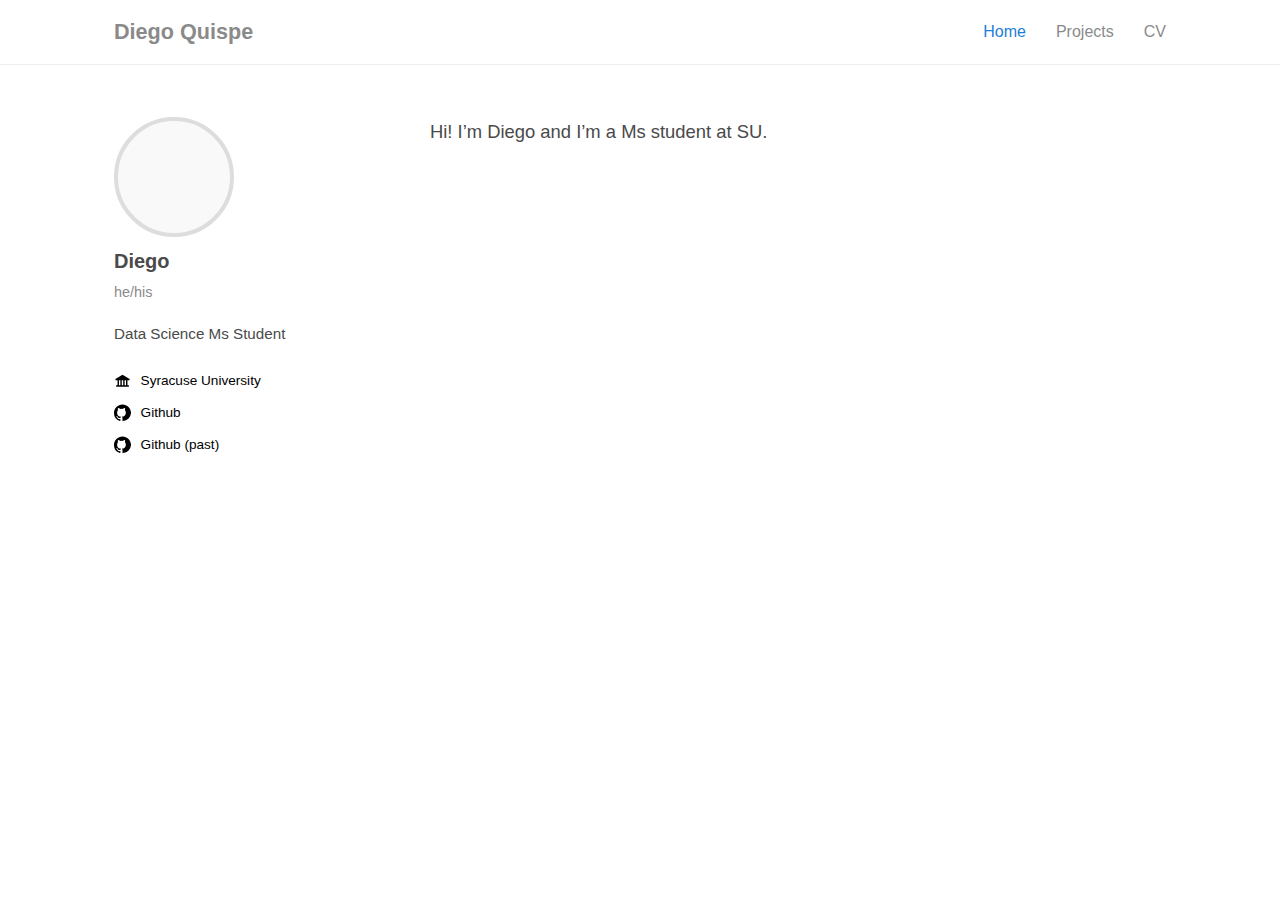
<file: index.html>
<!DOCTYPE html>
<html lang="en">
<head>
  <meta charset="UTF-8" />
  <title>Diego QV</title>
  <link rel="stylesheet" href="css/style.css" />
</head>
<body>

<header class="site-header">
  <div class="header-inner">
    <div class="site-name">Diego Quispe</div>
    <nav class="site-nav">
      <a href="index.html" class="active">Home</a>
      <a href="projects.html" >Projects</a>
      <a href="https://drive.google.com/file/d/1kt9FIdxPmhZlppVZZVN7oodP9tmrY-uF/view" target="_blank" rel="noopener noreferrer">CV</a>
    </nav>
  </div>
</header>

<main class="page">
  <!-- Left profile column (same everywhere) -->
  <aside class="profile">
<div class="profile-photo-placeholder" aria-label="Profile photo placeholder">
  <svg width="120" height="120" viewBox="0 0 120 120" xmlns="http://www.w3.org/2000/svg" role="img" aria-hidden="true">
    <circle cx="60" cy="60" r="58" stroke="#ddd" stroke-width="4" fill="#f9f9f9" />
    <text x="50%" y="55%" text-anchor="middle" fill="#aaa" font-size="48" font-family="Arial, sans-serif" dy=".3em"></text>
  </svg>
</div>
    <h2>Diego</h2>
    <p class="pronouns">he/his</p>
    <p class="role">
      Data Science Ms Student
    </p>

      



    <ul class="profile-links">
  <li>
  <svg class="icon-svg" viewBox="0 0 24 24" aria-hidden="true">
    <path d="M12 3L2 9v2h20V9L12 3zm-7 8v7H3v2h18v-2h-2v-7H5zm2 0h2v7H7v-7zm4 0h2v7h-2v-7zm4 0h2v7h-2v-7z"/>
  </svg>
Syracuse University
</li>


  

  <li>
    <!-- GitHub -->
    <svg class="icon-svg" viewBox="0 0 16 16" aria-hidden="true">
      <path d="M8 0C3.58 0 0 3.58 0 8a8 8 0 005.47 7.59c.4.07.55-.17.55-.38
      0-.19-.01-.82-.01-1.49-2.01.37-2.53-.49-2.69-.94-.09-.23-.48-.94-.82-1.13
      -.28-.15-.68-.52-.01-.53.63-.01 1.08.58 1.23.82.72 1.21 1.87.87
      2.33.66.07-.52.28-.87.51-1.07-1.78-.2-3.64-.89-3.64-3.95
      0-.87.31-1.59.82-2.15-.08-.2-.36-1.02.08-2.12 0 0 .67-.21
      2.2.82a7.7 7.7 0 012 0c1.53-1.04 2.2-.82 2.2-.82.44 1.1.16
      1.92.08 2.12.51.56.82 1.27.82 2.15 0 3.07-1.87 3.75
      -3.65 3.95.29.25.54.73.54 1.48 0 1.07-.01 1.93-.01
      2.2 0 .21.15.46.55.38A8.01 8.01 0 0016 8c0-4.42-3.58-8-8-8z"/>
    </svg>
    <a href="https://github.com/qvdolv" target="_blank">Github</a>
  </li>

  <li>
    <!-- GitHub -->
    <svg class="icon-svg" viewBox="0 0 16 16" aria-hidden="true">
      <path d="M8 0C3.58 0 0 3.58 0 8a8 8 0 005.47 7.59c.4.07.55-.17.55-.38
      0-.19-.01-.82-.01-1.49-2.01.37-2.53-.49-2.69-.94-.09-.23-.48-.94-.82-1.13
      -.28-.15-.68-.52-.01-.53.63-.01 1.08.58 1.23.82.72 1.21 1.87.87
      2.33.66.07-.52.28-.87.51-1.07-1.78-.2-3.64-.89-3.64-3.95
      0-.87.31-1.59.82-2.15-.08-.2-.36-1.02.08-2.12 0 0 .67-.21
      2.2.82a7.7 7.7 0 012 0c1.53-1.04 2.2-.82 2.2-.82.44 1.1.16
      1.92.08 2.12.51.56.82 1.27.82 2.15 0 3.07-1.87 3.75
      -3.65 3.95.29.25.54.73.54 1.48 0 1.07-.01 1.93-.01
      2.2 0 .21.15.46.55.38A8.01 8.01 0 0016 8c0-4.42-3.58-8-8-8z"/>
    </svg>
    <a href="https://github.com/qvdolv" target="_blank">Github (past)</a>
  </li>

  
</ul>

  </aside>
  <section class="content">
    <p>
      Hi! I’m Diego and I’m a Ms student at SU.
    </p>

  </section>
</main>

</body>
</html>
</file>
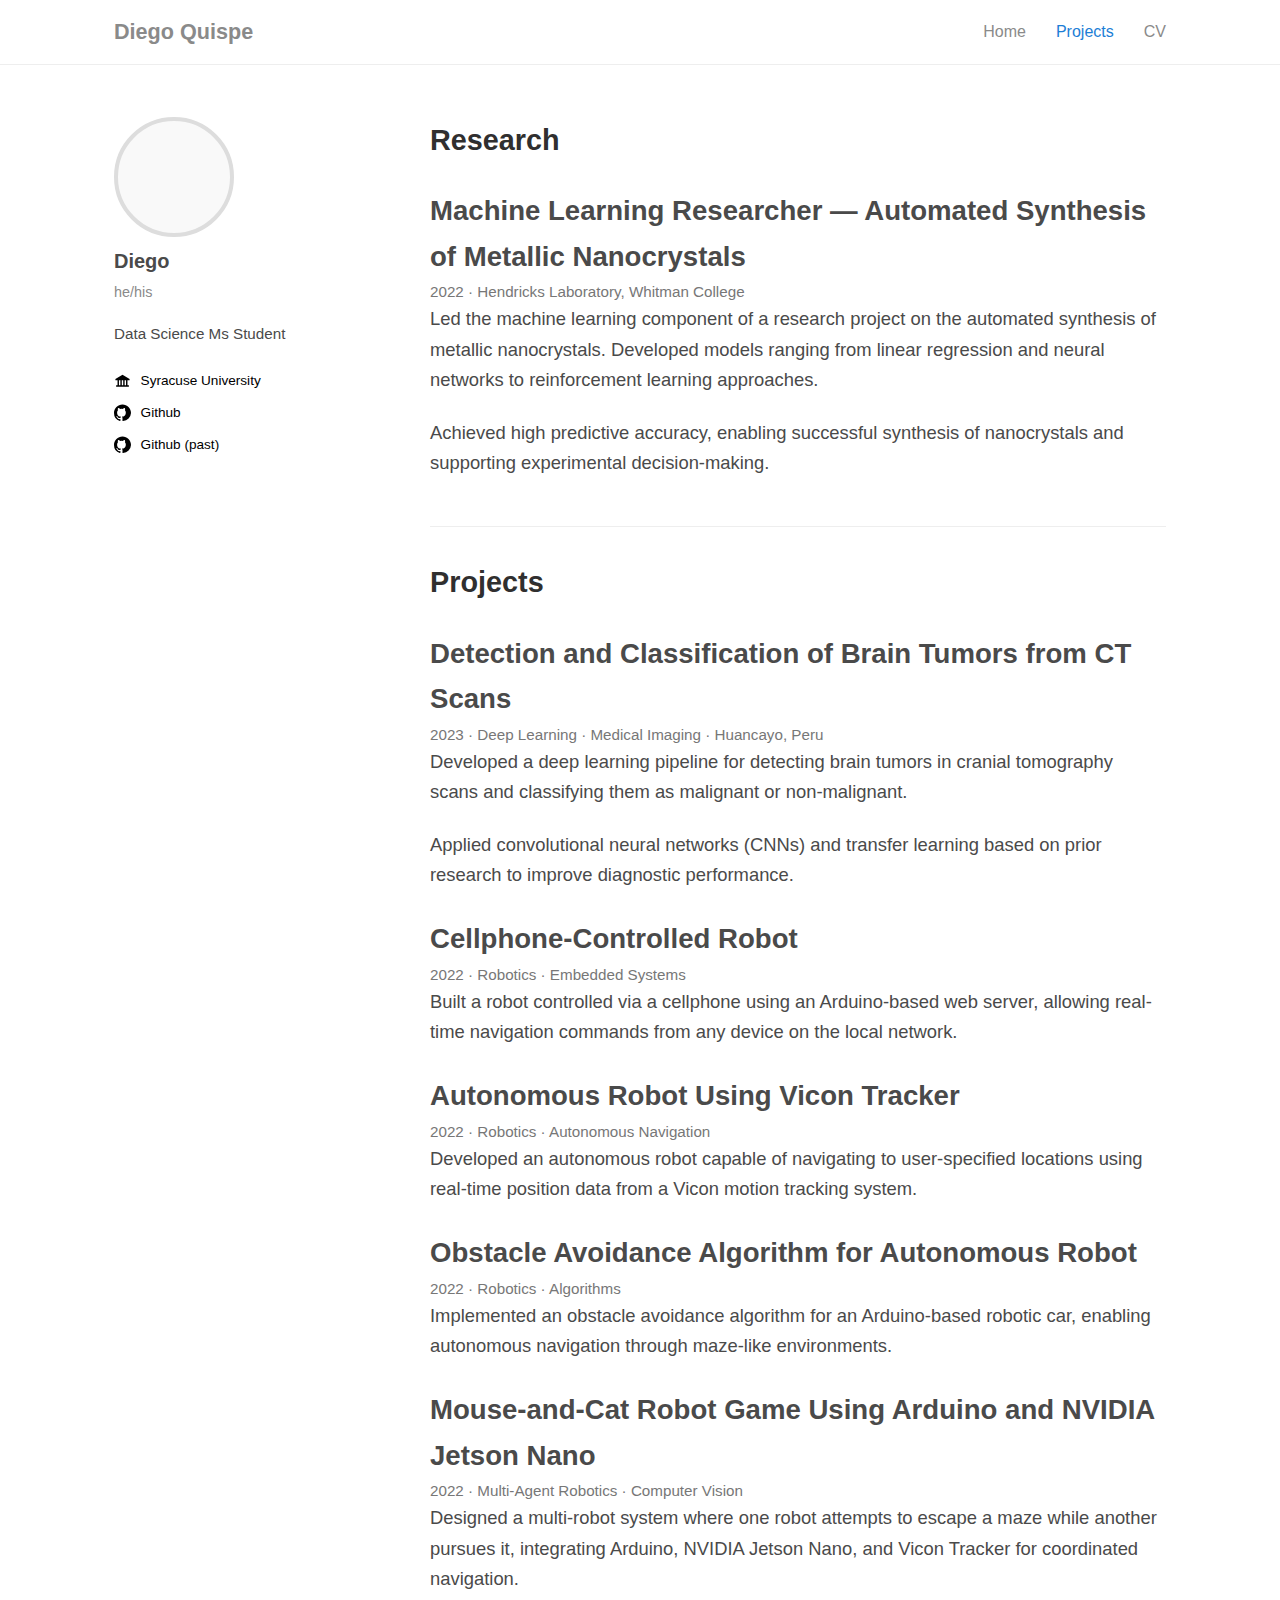
<file: projects.html>
<!DOCTYPE html>
<html lang="en">
<head>
  <meta charset="UTF-8" />
  <title>Projects | Diego Quispe</title>
  <link rel="stylesheet" href="css/style.css" />
</head>
<body>

<header class="site-header">
  <div class="header-inner">
    <div class="site-name">Diego Quispe</div>
    <nav class="site-nav">
      <a href="index.html">Home</a>
      <a href="projects.html" class="active">Projects</a>
      <a href="https://drive.google.com/file/d/1kt9FIdxPmhZlppVZZVN7oodP9tmrY-uF/view" target="_blank" rel="noopener noreferrer">CV</a>

    </nav>
  </div>
</header>

<main class="page">
  <!-- Left profile column (same everywhere) -->
  <aside class="profile">
<div class="profile-photo-placeholder" aria-label="Profile photo placeholder">
  <svg width="120" height="120" viewBox="0 0 120 120" xmlns="http://www.w3.org/2000/svg" role="img" aria-hidden="true">
    <circle cx="60" cy="60" r="58" stroke="#ddd" stroke-width="4" fill="#f9f9f9" />
    <text x="50%" y="55%" text-anchor="middle" fill="#aaa" font-size="48" font-family="Arial, sans-serif" dy=".3em"></text>
  </svg>
</div>
    <h2>Diego</h2>
    <p class="pronouns">he/his</p>
    <p class="role">
      Data Science Ms Student
    </p>

      



    <ul class="profile-links">
  <li>
  <svg class="icon-svg" viewBox="0 0 24 24" aria-hidden="true">
    <path d="M12 3L2 9v2h20V9L12 3zm-7 8v7H3v2h18v-2h-2v-7H5zm2 0h2v7H7v-7zm4 0h2v7h-2v-7zm4 0h2v7h-2v-7z"/>
  </svg>
Syracuse University
</li>


  

  <li>
    <!-- GitHub -->
    <svg class="icon-svg" viewBox="0 0 16 16" aria-hidden="true">
      <path d="M8 0C3.58 0 0 3.58 0 8a8 8 0 005.47 7.59c.4.07.55-.17.55-.38
      0-.19-.01-.82-.01-1.49-2.01.37-2.53-.49-2.69-.94-.09-.23-.48-.94-.82-1.13
      -.28-.15-.68-.52-.01-.53.63-.01 1.08.58 1.23.82.72 1.21 1.87.87
      2.33.66.07-.52.28-.87.51-1.07-1.78-.2-3.64-.89-3.64-3.95
      0-.87.31-1.59.82-2.15-.08-.2-.36-1.02.08-2.12 0 0 .67-.21
      2.2.82a7.7 7.7 0 012 0c1.53-1.04 2.2-.82 2.2-.82.44 1.1.16
      1.92.08 2.12.51.56.82 1.27.82 2.15 0 3.07-1.87 3.75
      -3.65 3.95.29.25.54.73.54 1.48 0 1.07-.01 1.93-.01
      2.2 0 .21.15.46.55.38A8.01 8.01 0 0016 8c0-4.42-3.58-8-8-8z"/>
    </svg>
    <a href="https://github.com/qvdolv" target="_blank">Github</a>
  </li>

  <li>
    <!-- GitHub -->
    <svg class="icon-svg" viewBox="0 0 16 16" aria-hidden="true">
      <path d="M8 0C3.58 0 0 3.58 0 8a8 8 0 005.47 7.59c.4.07.55-.17.55-.38
      0-.19-.01-.82-.01-1.49-2.01.37-2.53-.49-2.69-.94-.09-.23-.48-.94-.82-1.13
      -.28-.15-.68-.52-.01-.53.63-.01 1.08.58 1.23.82.72 1.21 1.87.87
      2.33.66.07-.52.28-.87.51-1.07-1.78-.2-3.64-.89-3.64-3.95
      0-.87.31-1.59.82-2.15-.08-.2-.36-1.02.08-2.12 0 0 .67-.21
      2.2.82a7.7 7.7 0 012 0c1.53-1.04 2.2-.82 2.2-.82.44 1.1.16
      1.92.08 2.12.51.56.82 1.27.82 2.15 0 3.07-1.87 3.75
      -3.65 3.95.29.25.54.73.54 1.48 0 1.07-.01 1.93-.01
      2.2 0 .21.15.46.55.38A8.01 8.01 0 0016 8c0-4.42-3.58-8-8-8z"/>
    </svg>
    <a href="https://github.com/qvdolv" target="_blank">Github (past)</a>
  </li>

  
</ul>

  </aside>

  <!-- Right content column -->
<section class="content">

  <!-- ================= Research ================= -->
  <h1 class="section-title">Research</h1>

  <div class="item">
    <h2 class="item-title">
      Machine Learning Researcher — Automated Synthesis of Metallic Nanocrystals
    </h2>

    <div class="item-meta">
      2022 · Hendricks Laboratory, Whitman College
    </div>

    <p>
      Led the machine learning component of a research project on the automated
      synthesis of metallic nanocrystals. Developed models ranging from linear
      regression and neural networks to reinforcement learning approaches.
    </p>

    <p>
      Achieved high predictive accuracy, enabling successful synthesis of
      nanocrystals and supporting experimental decision-making.
    </p>
  </div>

  <!-- Divider -->
  <div class="section-divider"></div>

  <!-- ================= Projects ================= -->
  <h1 class="section-title">Projects</h1>

  <div class="item">
    <h2 class="item-title">
      Detection and Classification of Brain Tumors from CT Scans
    </h2>

    <div class="item-meta">
      2023 · Deep Learning · Medical Imaging · Huancayo, Peru
    </div>

    <p>
      Developed a deep learning pipeline for detecting brain tumors in cranial
      tomography scans and classifying them as malignant or non-malignant.
    </p>

    <p>
      Applied convolutional neural networks (CNNs) and transfer learning based
      on prior research to improve diagnostic performance.
    </p>
  </div>

  <div class="item">
    <h2 class="item-title">
      Cellphone-Controlled Robot
    </h2>

    <div class="item-meta">
      2022 · Robotics · Embedded Systems
    </div>

    <p>
      Built a robot controlled via a cellphone using an Arduino-based web server,
      allowing real-time navigation commands from any device on the local
      network.
    </p>
  </div>

  <div class="item">
    <h2 class="item-title">
      Autonomous Robot Using Vicon Tracker
    </h2>

    <div class="item-meta">
      2022 · Robotics · Autonomous Navigation
    </div>

    <p>
      Developed an autonomous robot capable of navigating to user-specified
      locations using real-time position data from a Vicon motion tracking
      system.
    </p>
  </div>

  <div class="item">
    <h2 class="item-title">
      Obstacle Avoidance Algorithm for Autonomous Robot
    </h2>

    <div class="item-meta">
      2022 · Robotics · Algorithms
    </div>

    <p>
      Implemented an obstacle avoidance algorithm for an Arduino-based robotic
      car, enabling autonomous navigation through maze-like environments.
    </p>
  </div>

  <div class="item">
    <h2 class="item-title">
      Mouse-and-Cat Robot Game Using Arduino and NVIDIA Jetson Nano
    </h2>

    <div class="item-meta">
      2022 · Multi-Agent Robotics · Computer Vision
    </div>

    <p>
      Designed a multi-robot system where one robot attempts to escape a maze
      while another pursues it, integrating Arduino, NVIDIA Jetson Nano, and
      Vicon Tracker for coordinated navigation.
    </p>
  </div>

</section>


</main>

</body>
</html>
</file>
<file: css/style.css>
* {
  box-sizing: border-box;
  margin: 0;
  padding: 0;
}

body {
  font-family: -apple-system, BlinkMacSystemFont,
               "Segoe UI", Roboto, Helvetica, Arial, sans-serif;
  color: #4a4a4a;
  background: #ffffff;
  line-height: 1.65;
  font-size: 16px;
}

.site-header {
  border-bottom: 1px solid #eeeeee;
  padding: 0.9rem 0;
}

.header-inner {
  max-width: 1100px;
  margin: 0 auto;
  padding: 0 1.5rem;
  display: flex;
  align-items: center;
  justify-content: space-between;
}

.site-name {
  font-size: 1.35rem;
  font-weight: 600;
  color: #8a8a8a;
}

.site-nav a {
  margin-left: 1.6rem;
  text-decoration: none;
  color: #8a8a8a;
  font-size: 1rem;
}

.site-nav a:hover,
.site-nav a.active {
  color: #1c7ed6;
}

.page {
  max-width: 1100px;
  margin: 3.2rem auto;
  padding: 0 1.5rem;
  display: grid;
  grid-template-columns: 260px 1fr;
  gap: 3.5rem;
}

.profile img {
  width: 210px;
  height: 210px;
  border-radius: 50%;
  object-fit: cover;
  border: 4px solid #f3f3f3;
  margin-bottom: 1rem;
}

.profile h2 {
  font-size: 1.25rem;
  margin-bottom: 0.2rem;
}

.pronouns {
  font-size: 0.9rem;
  color: #8a8a8a;
  margin-bottom: 1rem;
}

.role {
  font-size: 0.95rem;
  margin-bottom: 1.5rem;
}

.profile-links {
  list-style: none;
  font-size: 0.95rem;
}

.profile-links li {
  margin-bottom: 0.6rem;
}

.profile-links a {
  color: #1c7ed6;
  text-decoration: none;
}

.profile-links a:hover {
  text-decoration: underline;
}

.content {
  font-size: 1.15rem;
}

.content p {
  margin-bottom: 1.4rem;
}

.content a {
  color: #1c7ed6;
  text-decoration: none;
}

.content a:hover {
  text-decoration: underline;
}

.item-list {
  list-style: none;
}

.item {
  margin-bottom: 1.6rem;
}

.item-title {
  font-weight: 600;
}

.item-meta {
  font-size: 0.95rem;
  color: #777;
}

@media (max-width: 900px) {
  .page {
    grid-template-columns: 1fr;
  }

  .profile {
    text-align: center;
  }

  .profile img {
    margin: 0 auto 1rem;
  }
}
.section-title {
  font-size: 1.8rem;
  font-weight: 600;
  margin: 0 0 1.5rem 0;
  color: #302f2f;
}

.section-divider {
  border-top: 1px solid #eeeeee;
  margin: 3rem 0 2rem 0;
  
}


.profile-links li {
  display: flex;
  align-items: center;
  gap: 0.6rem;
}

.icon {
  font-size: 1rem;
  color: #000;
}


.icon-svg {
  width: 17px;
  height: 20px;
  fill: #000;  
  flex-shrink: 0;
}
.profile-links li a,
.profile-links li:not(a) {
  font-size: 0.85rem; 
  color: #000;        
  text-decoration: none; 
}
</file>
